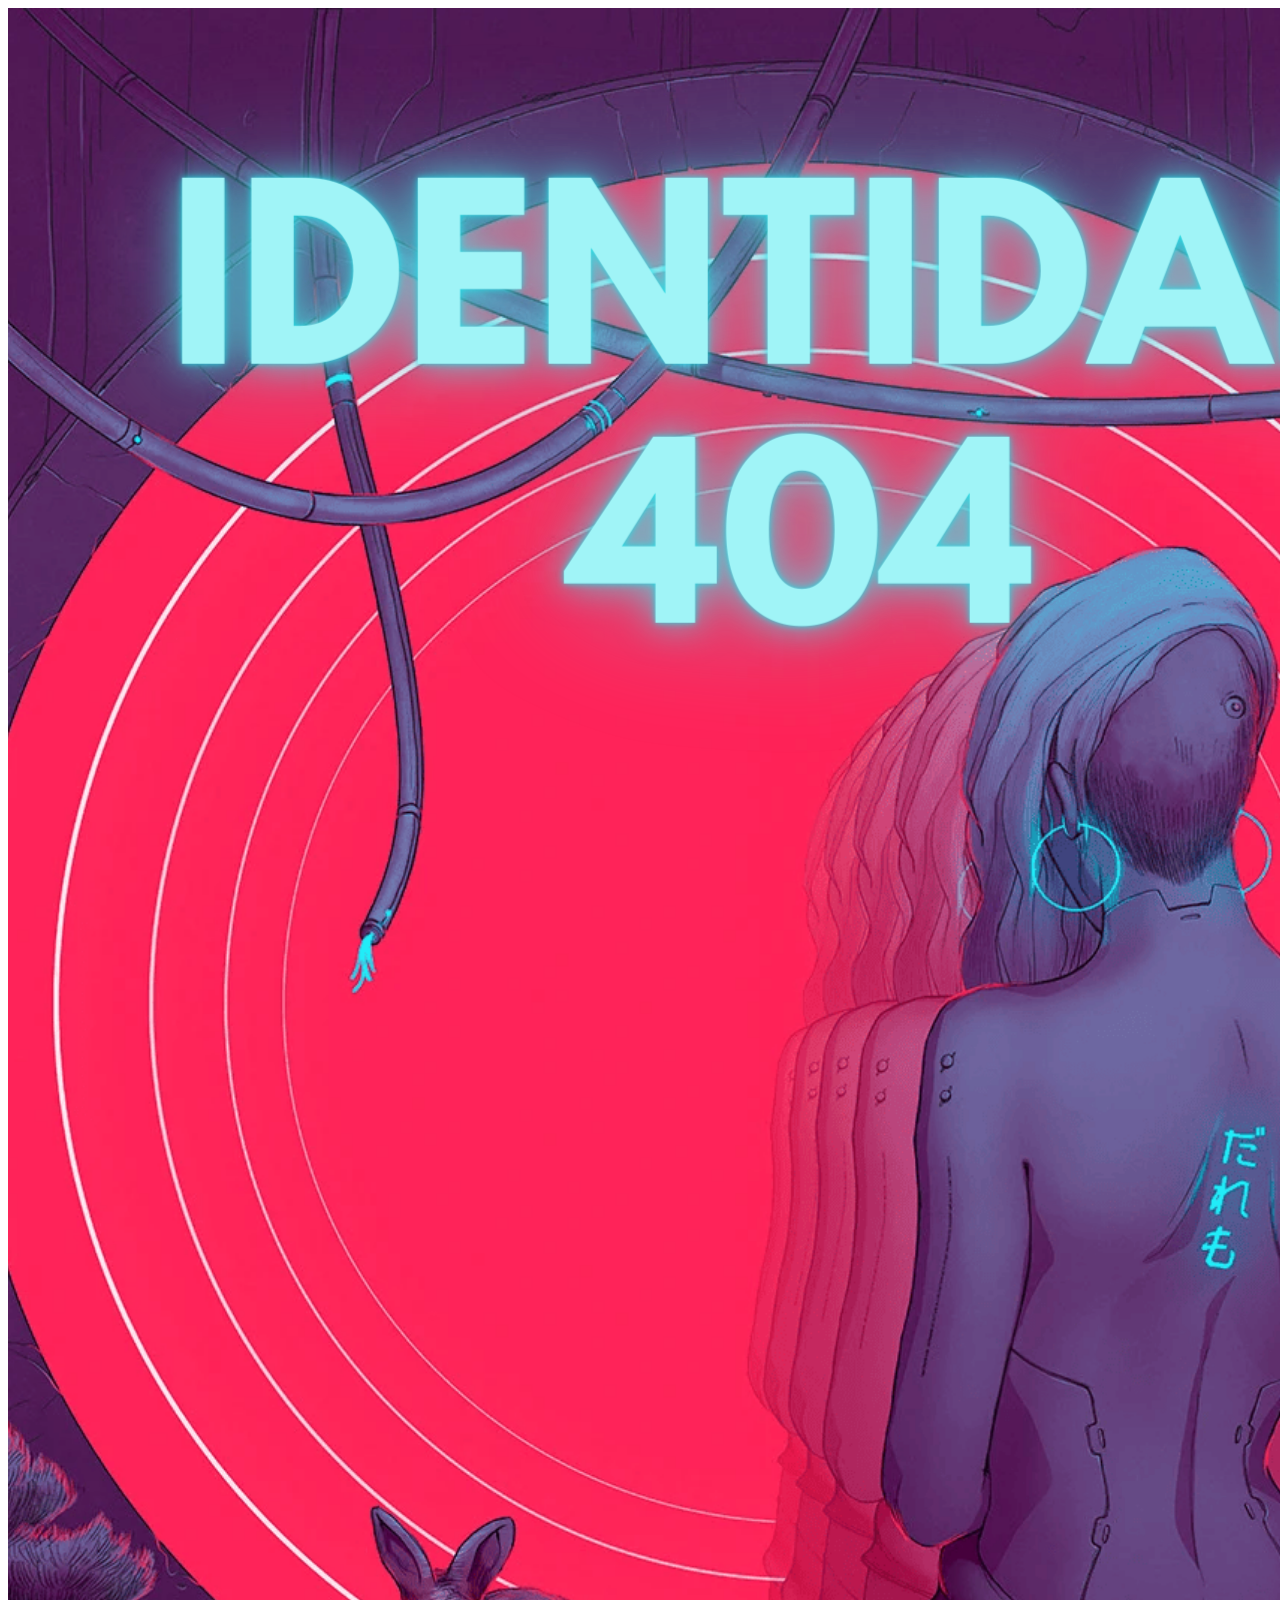
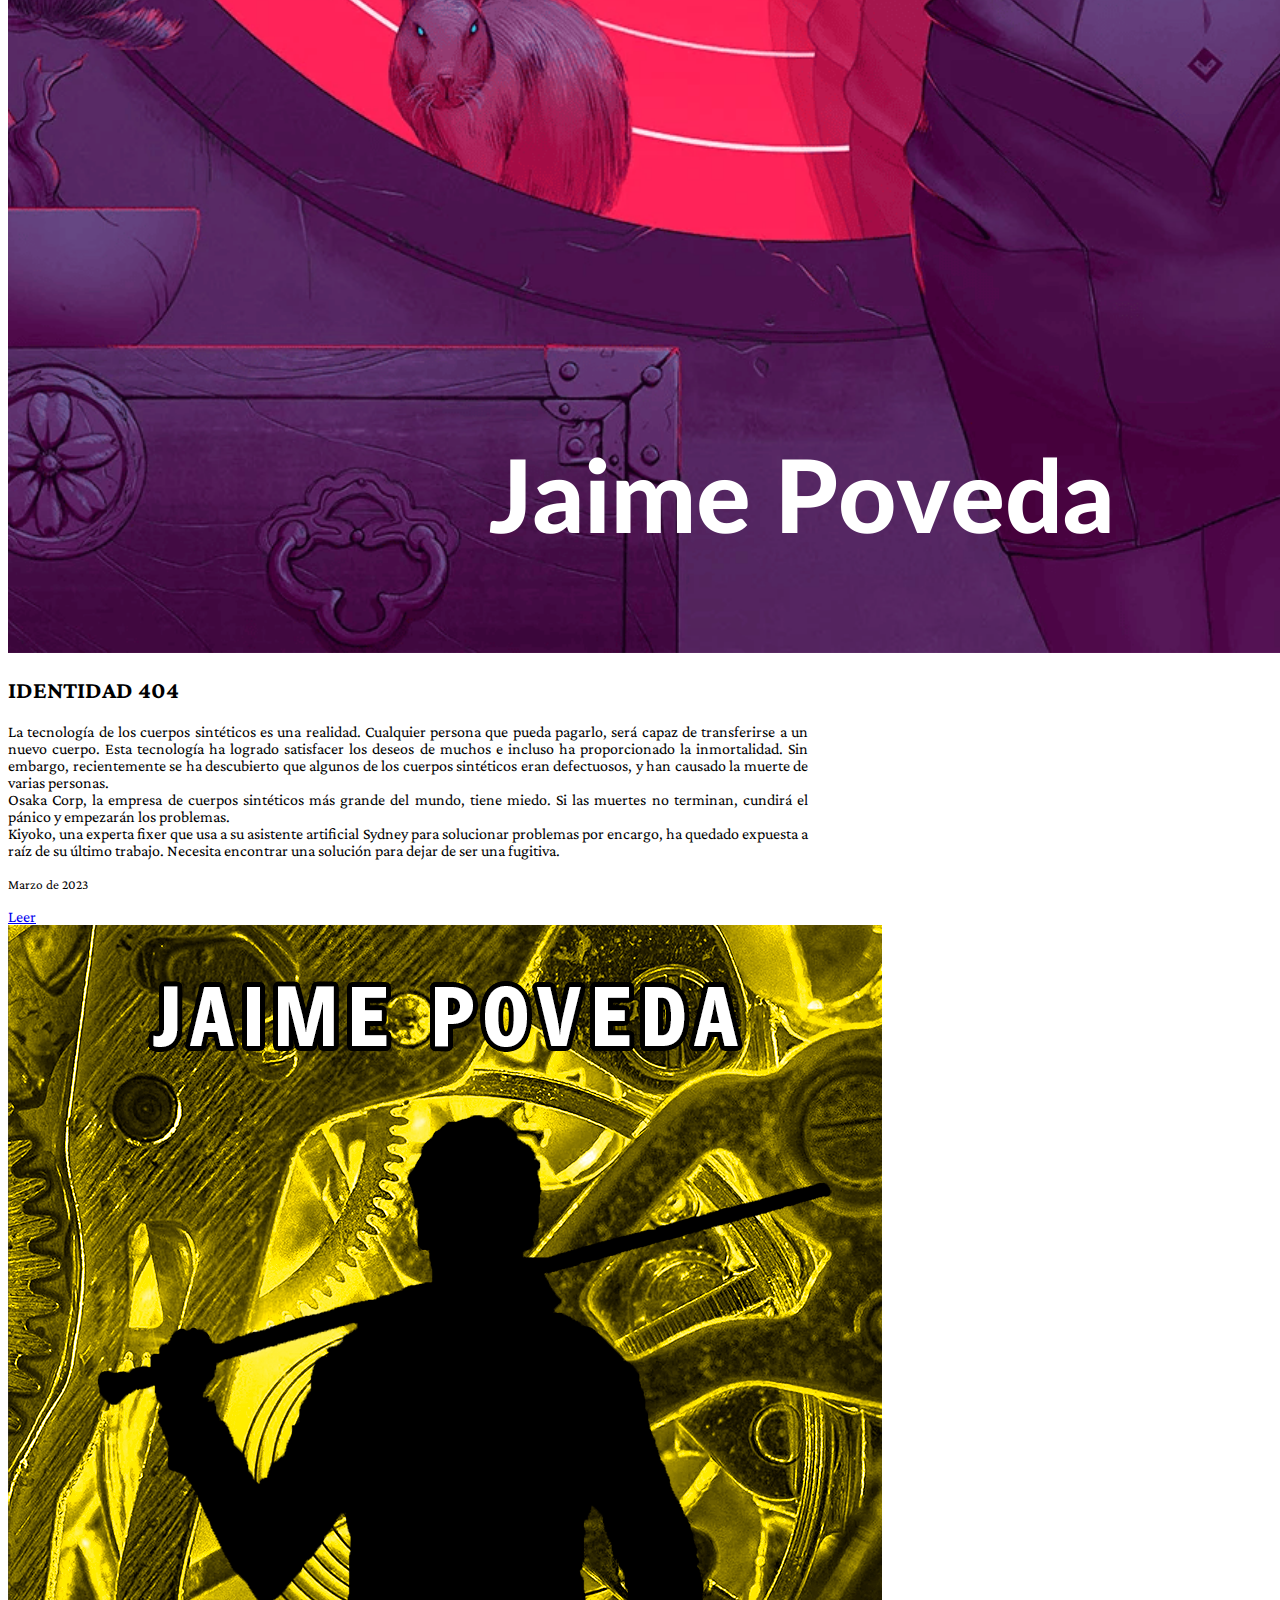
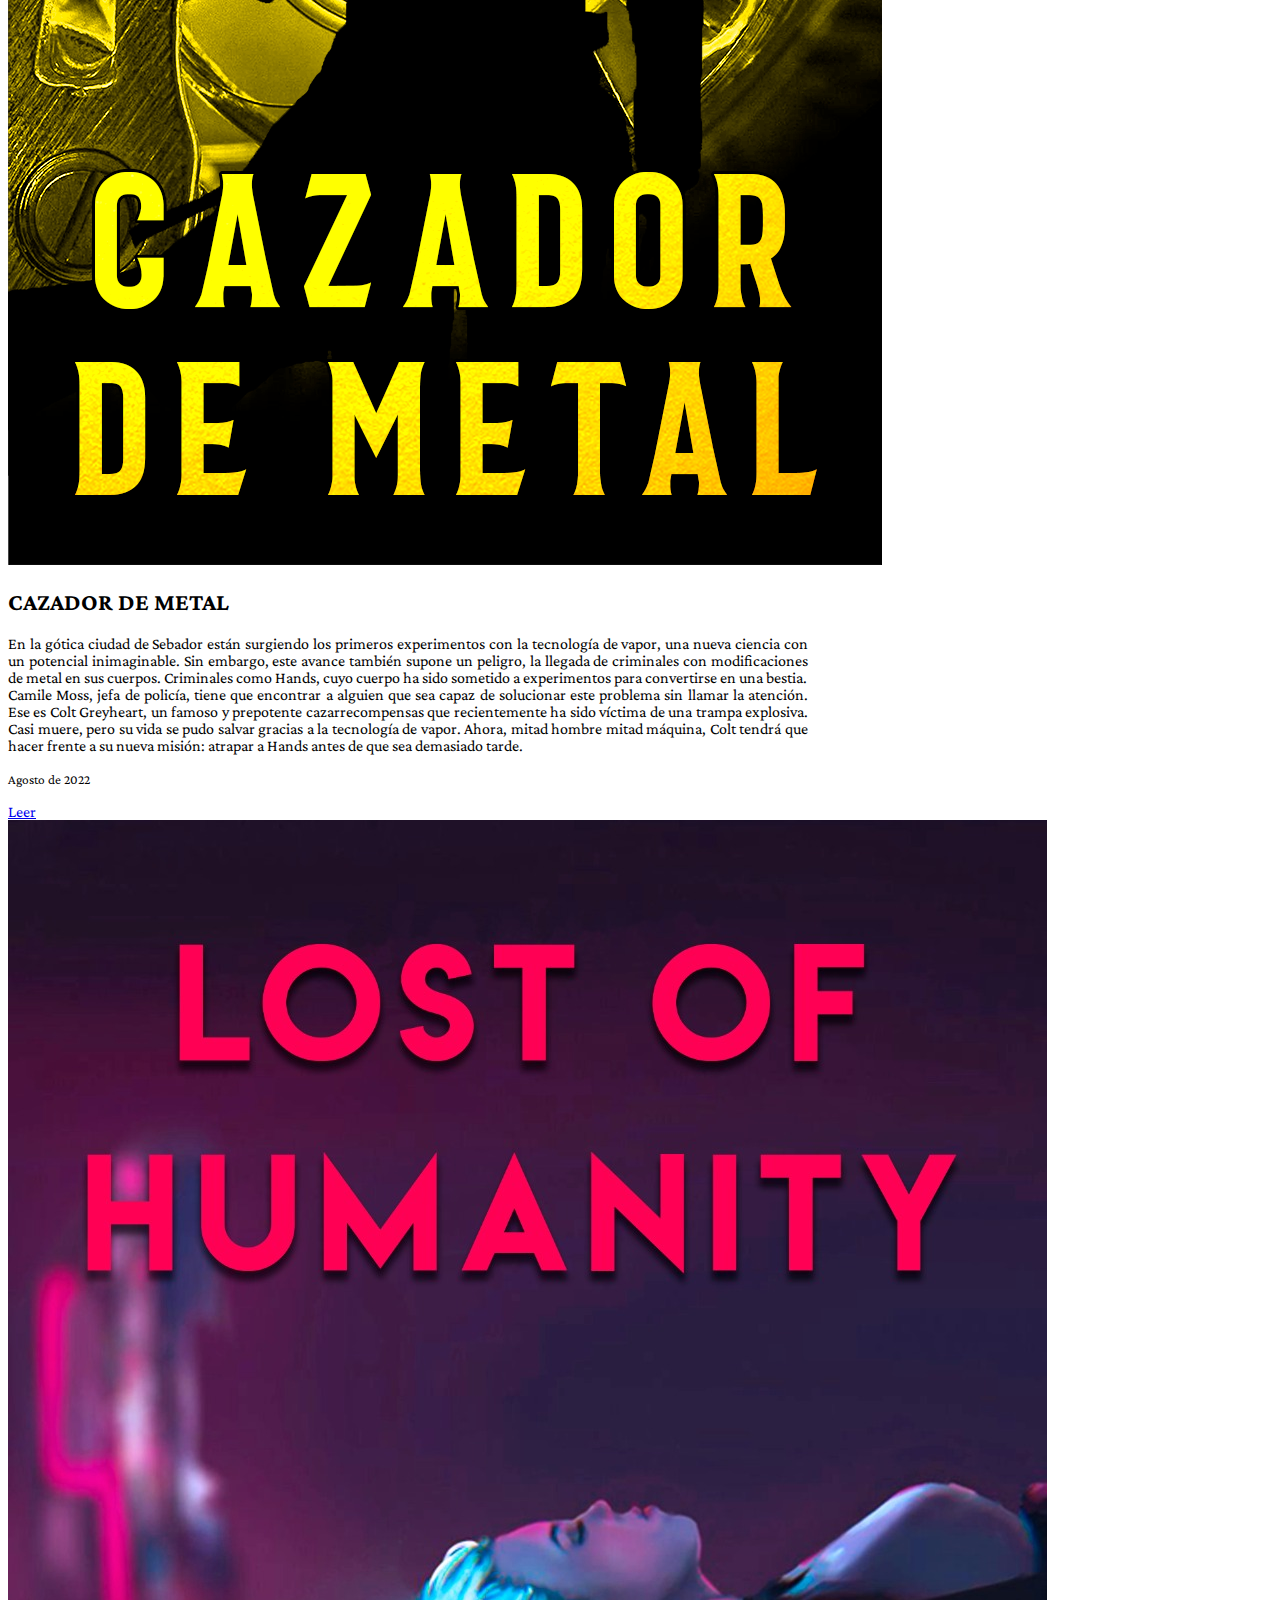
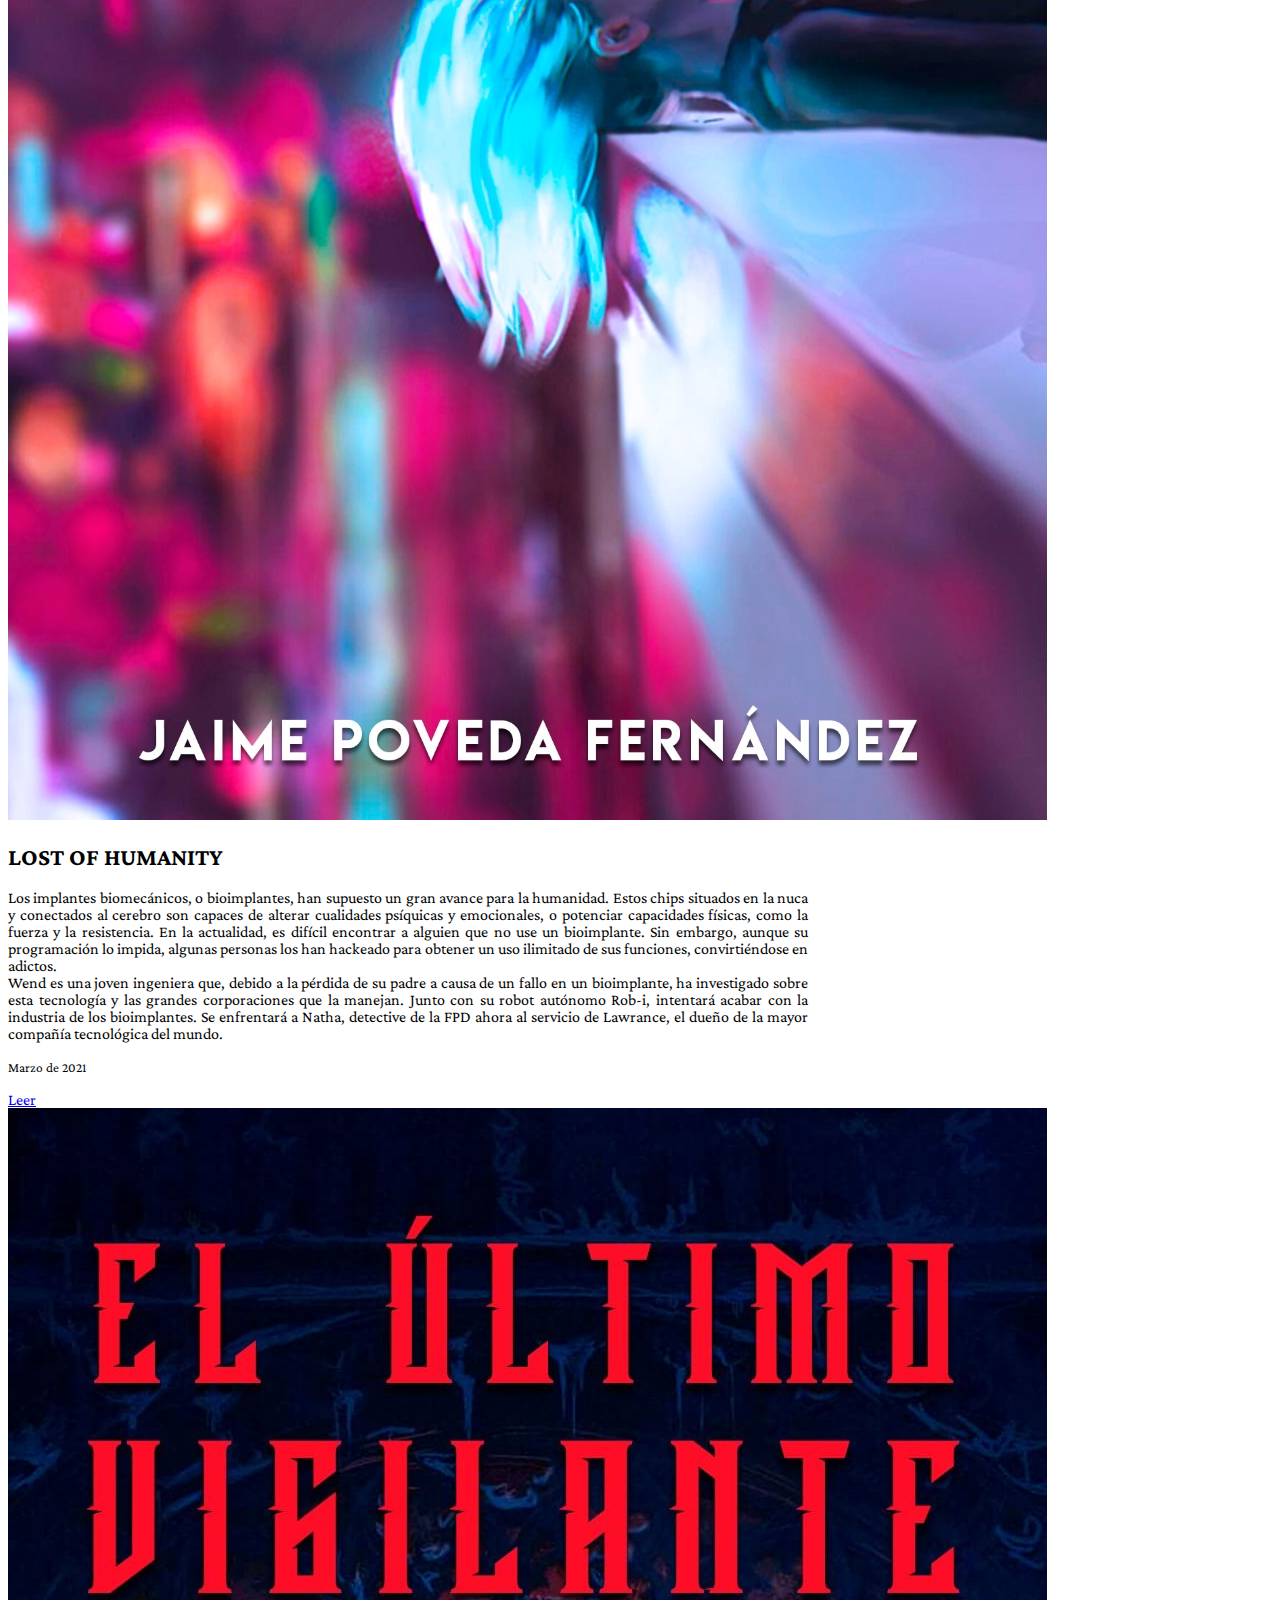
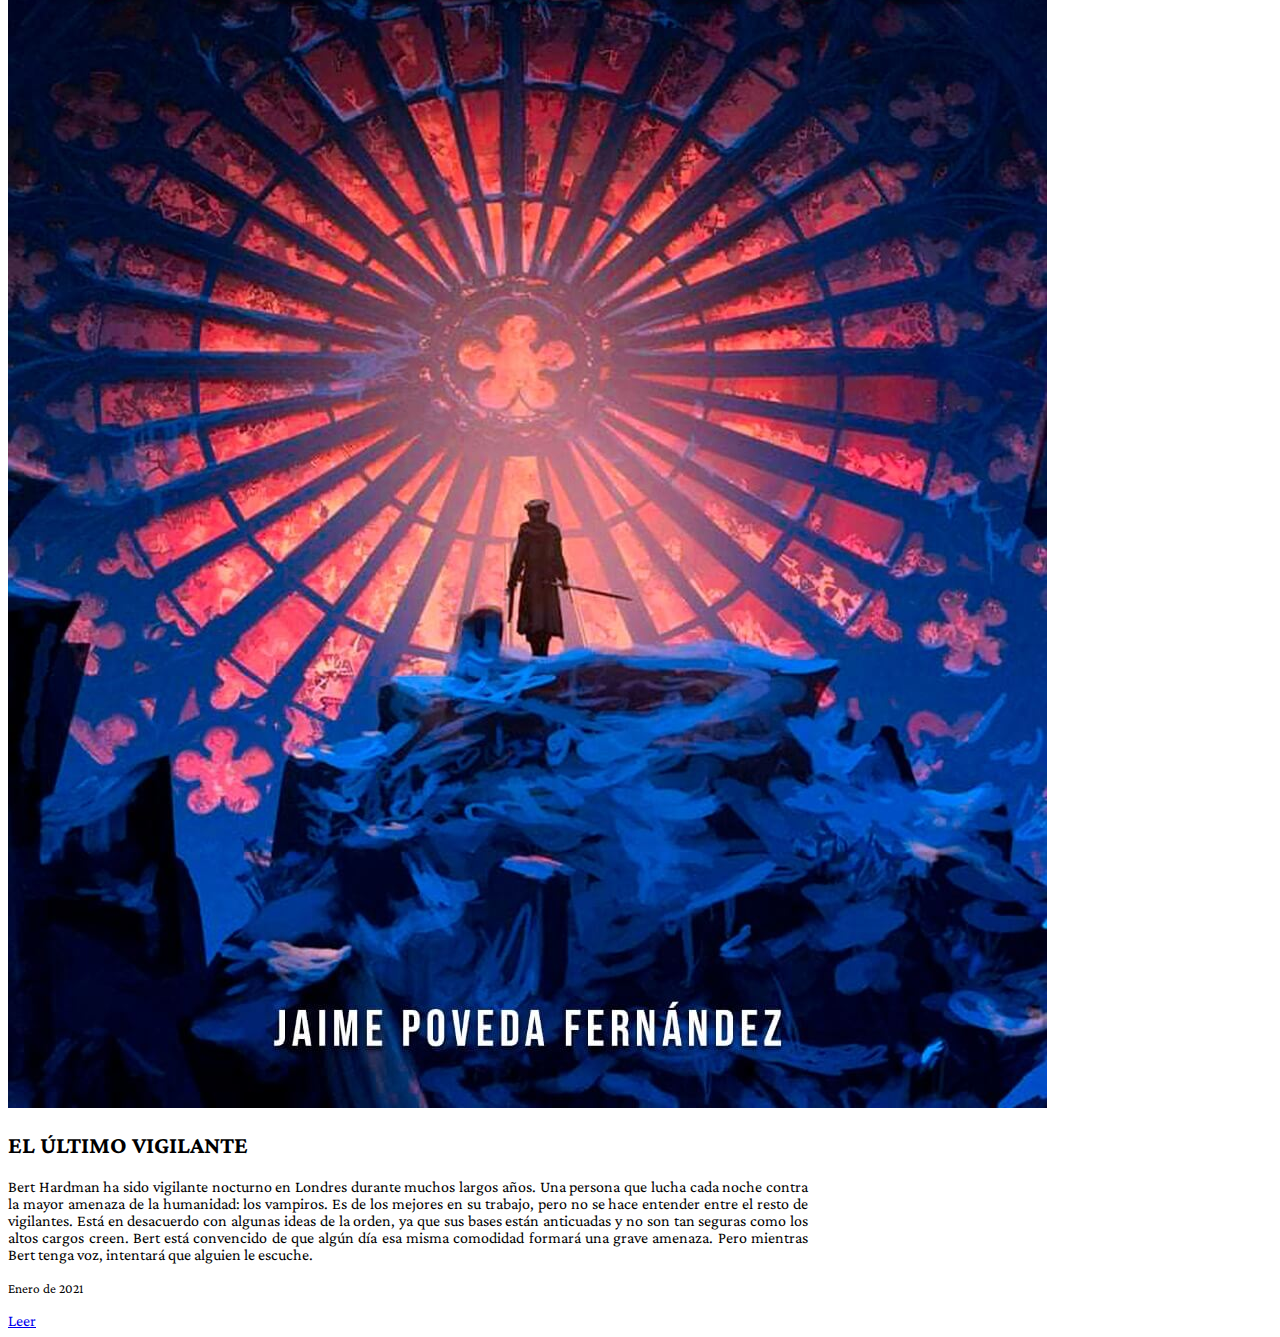
<file: index.html>
<!DOCTYPE html>
<html lang="es">

<head>
    <!-- Google tag (gtag.js) -->
    <script async src="https://www.googletagmanager.com/gtag/js?id=G-N0EDKCFJL5"></script>
    <script>
        window.dataLayer = window.dataLayer || [];
        function gtag() { dataLayer.push(arguments); }
        gtag('js', new Date());
        gtag('config', 'G-N0EDKCFJL5');
    </script>
    <!-- Google tag end -->

    <meta charset="UTF-8">
    <meta http-equiv="X-UA-Compatible" content="IE=edge">
    <meta name="viewport" content="width=device-width, initial-scale=1.0">
    <title>Jaime Poveda</title>
    <link href="https://cdn.jsdelivr.net/npm/bootstrap@5.2.3/dist/css/bootstrap.min.css" rel="stylesheet"
        integrity="sha384-rbsA2VBKQhggwzxH7pPCaAqO46MgnOM80zW1RWuH61DGLwZJEdK2Kadq2F9CUG65" crossorigin="anonymous">
    <link rel="stylesheet" href="style.css">
    <link rel="icon" type="image/x-icon" href="img/logo.png">
</head>

<body class="bg-dark">
    <main class="d-flex justify-content-center align-items-center">
        <section class="p-2">

            <article class="container mb-4">
                <div class="card m-0 border border-0" style="max-width: 800px;">
                    <div class="row g-0">
                        <div class="col-md-6">
                            <img src="img/Identidad_404.png" class="img-fluid " alt="Cazador de metal"
                                style="height: 100%;">
                        </div>
                        <div class="col-md-6">
                            <div class="card-body text-center d-flex flex-column justify-content-center p-4"
                                style="height: 100%;">
                                <h2 class="card-title">IDENTIDAD 404</h2>
                                <p class="card-text" style="text-align: justify;">La tecnología de los cuerpos
                                    sintéticos es una realidad. Cualquier persona que pueda pagarlo, será capaz de
                                    transferirse a un nuevo cuerpo. Esta tecnología ha logrado satisfacer los deseos de
                                    muchos e incluso ha proporcionado la inmortalidad. Sin embargo, recientemente se ha
                                    descubierto que algunos de los cuerpos sintéticos eran defectuosos, y han causado la
                                    muerte de varias personas.
                                    <br>
                                    Osaka Corp, la empresa de cuerpos sintéticos más grande del mundo, tiene miedo. Si
                                    las muertes no terminan, cundirá el pánico y empezarán los problemas.
                                    <br>
                                    Kiyoko, una experta fixer que usa a su asistente artificial Sydney para solucionar
                                    problemas por encargo, ha quedado expuesta a raíz de su último trabajo. Necesita
                                    encontrar una solución para dejar de ser una fugitiva.
                                </p>
                                <p class="card-text"><small class="text-muted">Marzo de 2023</small></p>
                                <a href="identidad_404.html" class="btn btn-dark">Leer</a>
                            </div>
                        </div>
                    </div>
                </div>
            </article>

            <article class="container mb-4">
                <div class="card m-0 border border-0" style="max-width: 800px;">
                    <div class="row g-0">
                        <div class="col-md-6">
                            <img src="img/cazador de metal dorado medio.png" class="img-fluid " alt="Cazador de metal"
                                style="height: 100%;">
                        </div>
                        <div class="col-md-6">
                            <div class="card-body text-center d-flex flex-column justify-content-center p-4"
                                style="height: 100%;">
                                <h2 class="card-title">CAZADOR DE METAL</h2>
                                <p class="card-text" style="text-align: justify;">En la gótica ciudad de Sebador están
                                    surgiendo los primeros experimentos con la tecnología de vapor, una nueva ciencia
                                    con un potencial inimaginable. Sin embargo, este avance también supone un peligro,
                                    la llegada de criminales con modificaciones de metal en sus cuerpos. Criminales como
                                    Hands, cuyo cuerpo ha sido sometido a experimentos para convertirse en una bestia.
                                    <br>
                                    Camile Moss, jefa de policía, tiene que encontrar a alguien que sea capaz de
                                    solucionar este problema sin llamar la atención. Ese es Colt Greyheart, un famoso y
                                    prepotente cazarrecompensas que recientemente ha sido víctima de una trampa
                                    explosiva. Casi muere, pero su vida se pudo salvar gracias a la tecnología de vapor.
                                    Ahora, mitad hombre mitad máquina, Colt tendrá que hacer frente a su nueva misión:
                                    atrapar a Hands antes de que sea demasiado tarde.
                                </p>
                                <p class="card-text"><small class="text-muted">Agosto de 2022</small></p>
                                <a href="cazador_de_metal.html" class="btn btn-dark">Leer</a>
                            </div>
                        </div>
                    </div>
                </div>
            </article>

            <article class="container mb-4">
                <div class="card m-0 border border-0" style="max-width: 800px;">
                    <div class="row g-0">
                        <div class="col-md-6">
                            <img src="img/loh.jpeg" class="img-fluid " alt="Perdida de humanidad" style="height: 100%;">
                        </div>
                        <div class="col-md-6">
                            <div class="card-body text-center d-flex flex-column justify-content-center p-4"
                                style="height: 100%;">
                                <h2 class="card-title">LOST OF HUMANITY</h2>
                                <p class="card-text" style="text-align: justify;">Los implantes biomecánicos, o
                                    bioimplantes, han supuesto un gran avance para la humanidad. Estos chips situados en
                                    la nuca y conectados al cerebro son capaces de alterar cualidades psíquicas y
                                    emocionales, o potenciar capacidades físicas, como la fuerza y la resistencia. En la
                                    actualidad, es difícil encontrar a alguien que no use un bioimplante. Sin embargo,
                                    aunque su programación lo impida, algunas personas los han hackeado para obtener un
                                    uso ilimitado de sus funciones, convirtiéndose en adictos.
                                    <br>
                                    Wend es una joven ingeniera que, debido a la pérdida de su padre a causa de un fallo
                                    en un bioimplante, ha investigado sobre esta tecnología y las grandes corporaciones
                                    que la manejan. Junto con su robot autónomo Rob-i, intentará acabar con la industria
                                    de los bioimplantes. Se enfrentará a Natha, detective de la FPD ahora al servicio de
                                    Lawrance, el dueño de la mayor compañía tecnológica del mundo.
                                </p>
                                <p class="card-text"><small class="text-muted">Marzo de 2021</small></p>
                                <a href="perdida_de_humanidad.html" class="btn btn-dark">Leer</a>
                            </div>
                        </div>
                    </div>
                </div>
            </article>

            <article class="container">
                <div class="card m-0 border border-0" style="max-width: 800px;">
                    <div class="row g-0">
                        <div class="col-md-6">
                            <img src="img/el_ultimo_vigilante.jpeg" class="img-fluid " alt="El último vigilante"
                                style="height: 100%;">
                        </div>
                        <div class="col-md-6">
                            <div class="card-body text-center d-flex flex-column justify-content-center p-4"
                                style="height: 100%;">
                                <h2 class="card-title">EL ÚLTIMO VIGILANTE</h2>
                                <p class="card-text" style="text-align: justify;">Bert Hardman ha sido vigilante
                                    nocturno en Londres durante muchos
                                    largos años. Una persona que lucha cada noche contra la mayor amenaza de la
                                    humanidad: los vampiros. Es de los mejores en su trabajo, pero no se hace entender
                                    entre el resto de vigilantes. Está en desacuerdo con algunas ideas de la orden, ya
                                    que sus bases están anticuadas y no son tan seguras como los altos cargos creen.
                                    Bert está convencido de que algún día esa misma comodidad formará una grave amenaza.
                                    Pero mientras Bert tenga voz, intentará que alguien le escuche.
                                </p>
                                <p class="card-text"><small class="text-muted">Enero de 2021</small></p>
                                <a href="el_ultimo_vigilante.html" class="btn btn-dark">Leer</a>
                            </div>
                        </div>
                    </div>
                </div>
            </article>

        </section>
    </main>


    <script src="https://cdn.jsdelivr.net/npm/bootstrap@5.2.3/dist/js/bootstrap.bundle.min.js"
        integrity="sha384-kenU1KFdBIe4zVF0s0G1M5b4hcpxyD9F7jL+jjXkk+Q2h455rYXK/7HAuoJl+0I4"
        crossorigin="anonymous"></script>
</body>

</html>
</file>
<file: style.css>
@import url('https://fonts.googleapis.com/css2?family=Crimson+Pro&display=swap');


* {
    font-family: 'Crimson Pro', serif;
}
</file>
